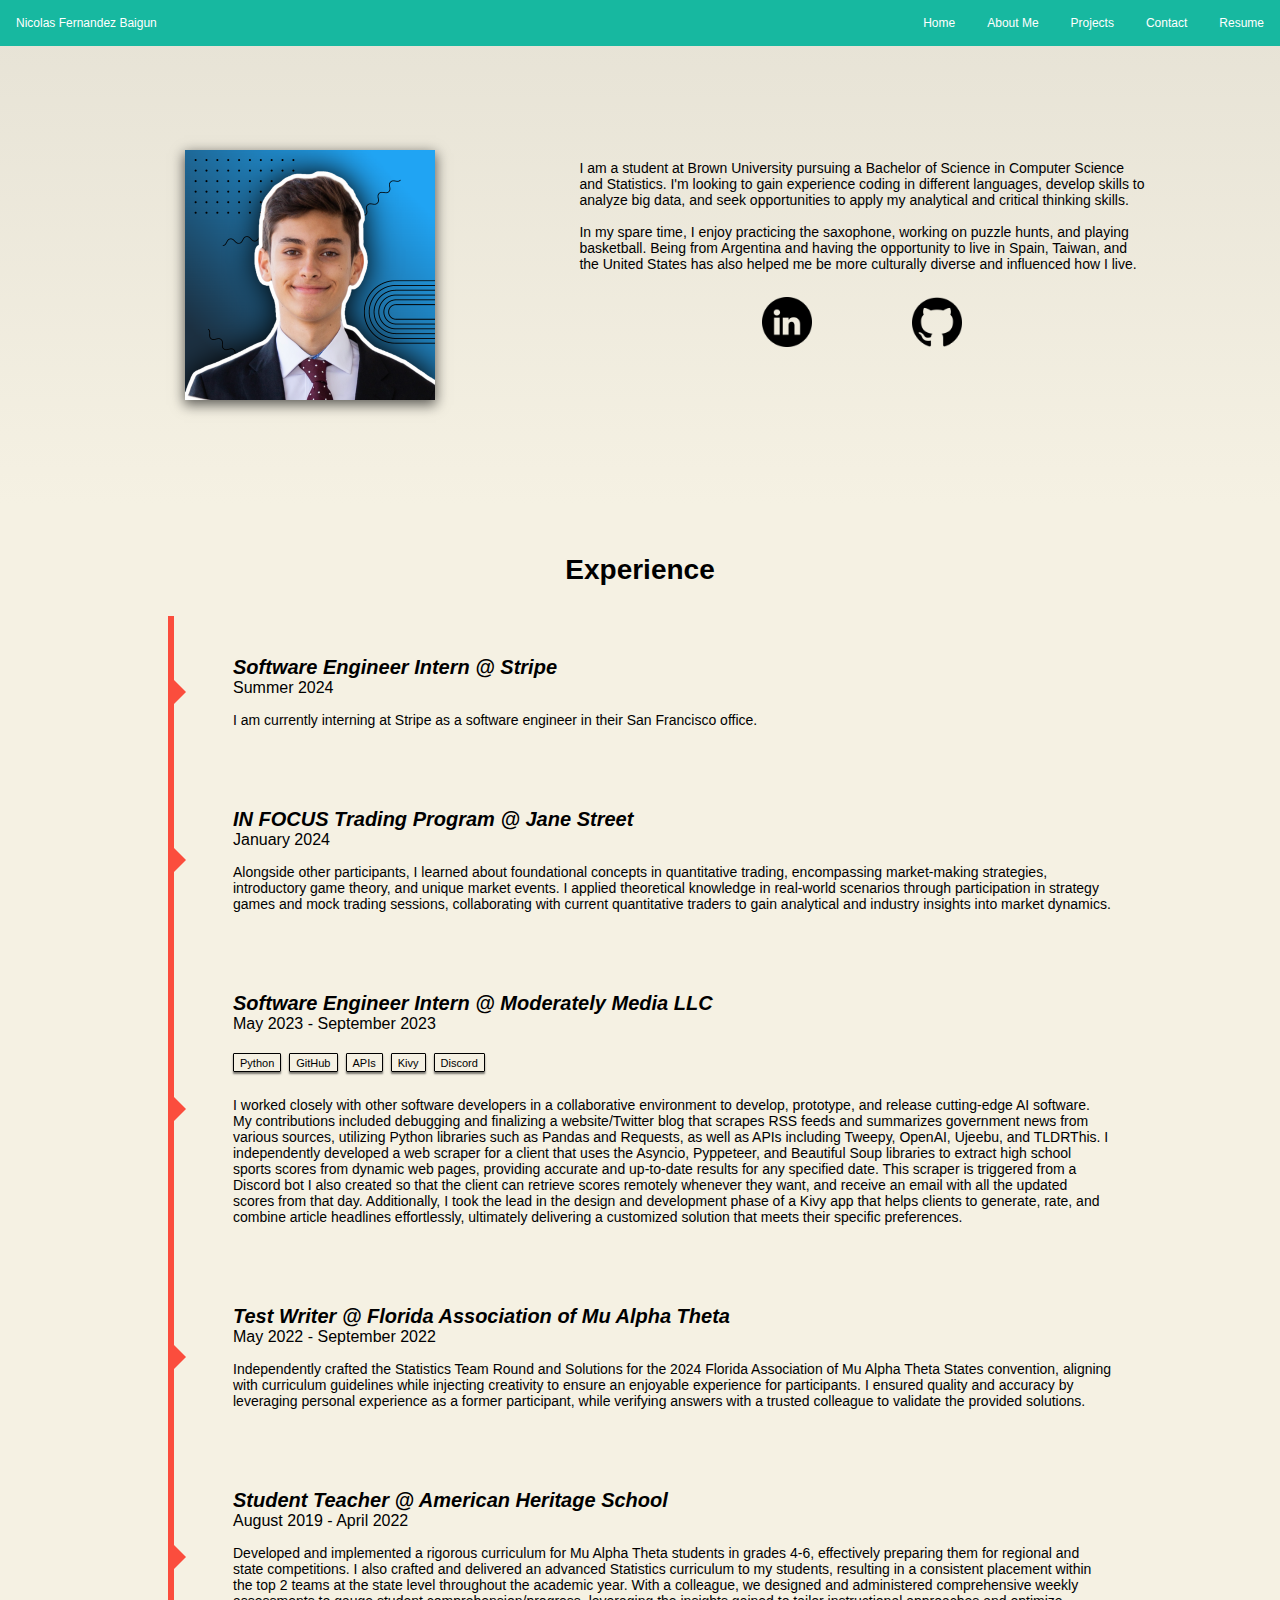
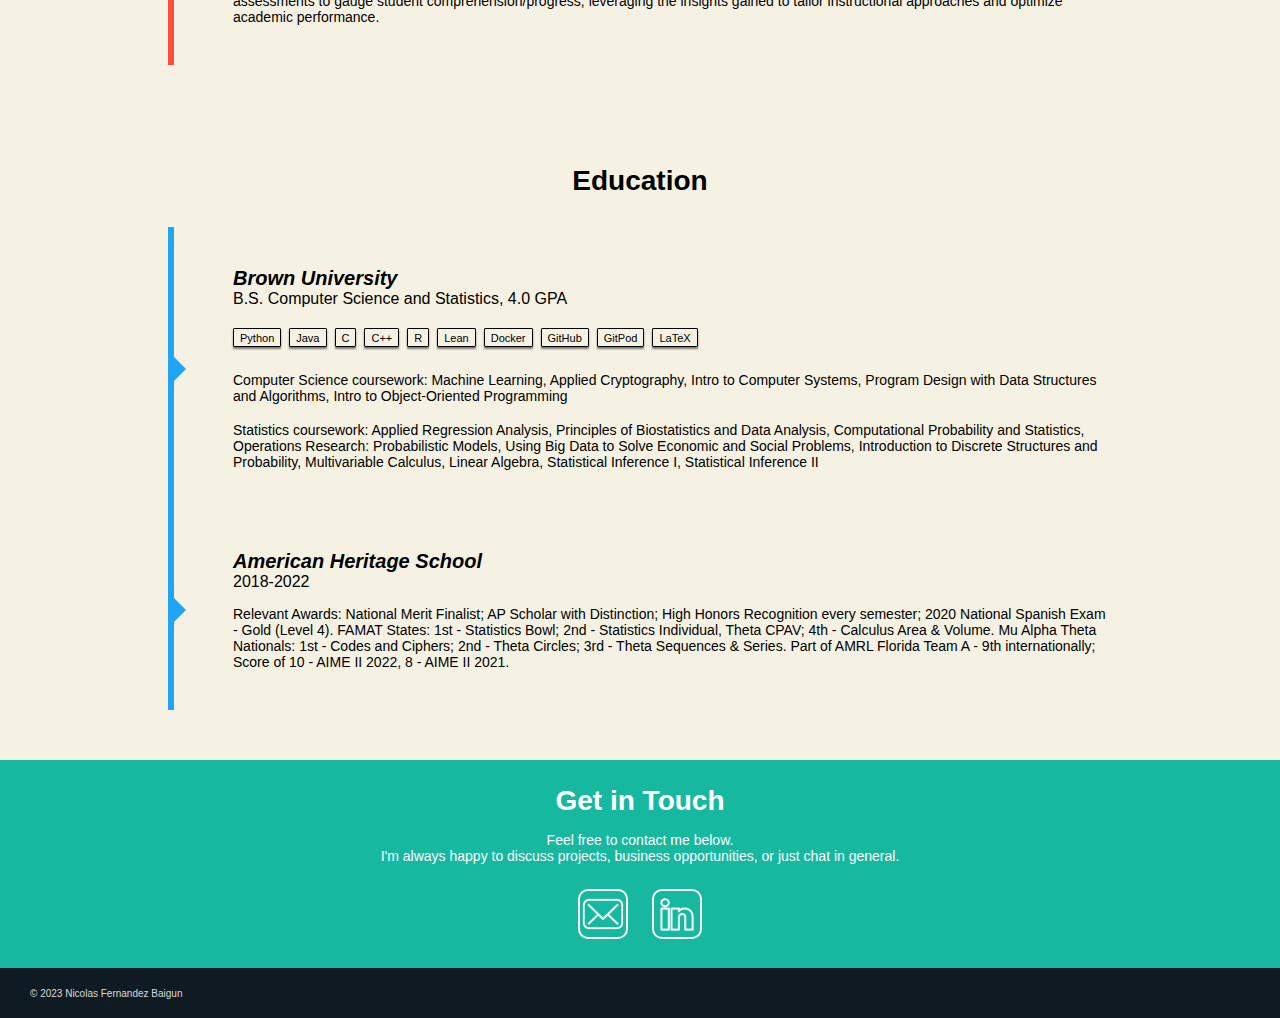
<file: about.html>
<!DOCTYPE html>

<html>
    <head>
        <title>Nico Fernandez Baigun | Personal Website</title>
        <link rel="stylesheet" href="style.css">
        <script src="script.js"></script>
    </head>

    <body class="body">
        <!-- Navbar section -->
        <header>
            <nav class="navbar">    
                <ul id="navlist">
                    <li class="navbar-li" id="navbar-li-fixed"><a>Nicolas Fernandez Baigun</a></li>
                    
                    <span id="toggle-nav" onclick="toggleNav()">
                        <div id="hamburger-icon">
                            <div class="hamburger-icon-line"></div>
                            <div class="hamburger-icon-line"></div>
                            <div class="hamburger-icon-line"></div>
                        </div>
                    </span>

                    <div class="navbar-collapse" id="collapsible-navbar">
                        <li class="placeholder"></li>
                        <li class="navbar-li-collapse"><a href="/index.html">Home</a></li>
                        <li class="navbar-li-collapse"><a href="/about.html">About Me</a></li>
                        <li class="navbar-li-collapse"><a href="/projects.html">Projects</a></li>
                        <li class="navbar-li-collapse"><a href="#contact">Contact</a></li>
                        <li class="navbar-li-collapse"><a href="files/Public Resume.pdf" target=”_blank”>Resume</a></li>
                    </div>
                </ul>
            </nav>
        </header>
        
        <!-- About section -->
        <article class="articles" id="about">
          <ul id="about-me">
              <li id="about-me-img-list">
                <div id="about-me-pic"></div>
              </li>
              
              <li id="about-me-p">
                  <p class="about-me-info">
                      I am a student at Brown University pursuing a Bachelor of Science in Computer Science and Statistics. I'm looking to gain experience coding in different languages, develop skills to analyze big data, and seek opportunities to apply my analytical and critical thinking skills.

                      <br><br>

                      In my spare time, I enjoy practicing the saxophone, working on puzzle hunts, and playing basketball. Being from Argentina and having the opportunity to live in Spain, Taiwan, and the United States has also helped me be more culturally diverse and influenced how I live.
                  </p>

                  <div id="icon-links">
                    <div id="icon-link-left"><a href="https://www.linkedin.com/in/nicofb/" target=”_blank”><img src="images/linkedin-logo.png" alt="LinkedIn" style="width:50px;height:50px"></a></div>
                    <div id="icon-link-right"><a href="https://github.com/nico-fb" target=”_blank”><img src="images/github-logo.png" alt="GitHub" style="width:50px;height:50px"></a></div>
                </div>
              </li>
          </ul>
      </article>

      <!-- Experience section -->
      <article class="articles" id="experience">

        <h1 class="experience-title">Experience</h1>

        <div class="experience-div">
          <div class="experience-div-vert-line">
            <div class="experience-div-vert-line-center-shape"></div>
          </div>
          <div class="experience-div-content">
            <h2>Software Engineer Intern @ Stripe</h1>
            <h3>Summer 2024</h3>
            <p>I am currently interning at Stripe as a software engineer in their San Francisco office.</p>
          </div>
          <div style="clear: both"></div>
        </div>

        <div class="experience-div">
          <div class="experience-div-vert-line">
            <div class="experience-div-vert-line-center-shape"></div>
          </div>
          <div class="experience-div-content">
            <h2>IN FOCUS Trading Program @ Jane Street</h1>
            <h3>January 2024</h3>
            <p>Alongside other participants, I learned about foundational concepts in quantitative trading, encompassing market-making strategies, introductory game theory, and unique market events. I applied theoretical knowledge in real-world scenarios through participation in strategy games and mock trading sessions, collaborating with current quantitative traders to gain analytical and industry insights into market dynamics.</p>
          </div>
          <div style="clear: both"></div>
        </div>

        <div class="experience-div">
          <div class="experience-div-vert-line">
            <div class="experience-div-vert-line-center-shape"></div>
          </div>
          <div class="experience-div-content">
            <h2>Software Engineer Intern @ Moderately Media LLC</h1>
            <h3>May 2023 - September 2023</h3>

            <div class="tech-used">
              <span class="tech-used-card">Python</span>
              <span class="tech-used-card">GitHub</span>
              <span class="tech-used-card">APIs</span>
              <span class="tech-used-card">Kivy</span>
              <span class="tech-used-card">Discord</span>
            </div>

            <p>I worked closely with other software developers in a collaborative environment to develop, prototype, and release cutting-edge AI software. My contributions included debugging and finalizing a website/Twitter blog that scrapes RSS feeds and summarizes government news from various sources, utilizing Python libraries such as Pandas and Requests, as well as APIs including Tweepy, OpenAI, Ujeebu, and TLDRThis. I independently developed a web scraper for a client that uses the Asyncio, Pyppeteer, and Beautiful Soup libraries to extract high school sports scores from dynamic web pages, providing accurate and up-to-date results for any specified date. This scraper is triggered from a Discord bot I also created so that the client can retrieve scores remotely whenever they want, and receive an email with all the updated scores from that day. Additionally, I took the lead in the design and development phase of a Kivy app that helps clients to generate, rate, and combine article headlines effortlessly, ultimately delivering a customized solution that meets their specific preferences.</p>
          </div>
          <div style="clear: both"></div>
        </div>

        <div class="experience-div">
          <div class="experience-div-vert-line">
            <div class="experience-div-vert-line-center-shape"></div>
          </div>
          <div class="experience-div-content">
            <h2>Test Writer @ Florida Association of Mu Alpha Theta</h1>
            <h3>May 2022 - September 2022</h3>
            <p>Independently crafted the Statistics Team Round and Solutions for the 2024 Florida Association of Mu Alpha Theta States convention, aligning with curriculum guidelines while injecting creativity to ensure an enjoyable experience for participants. I ensured quality and accuracy by leveraging personal experience as a former participant, while verifying answers with a trusted colleague to validate the provided solutions.</p>
          </div>
          <div style="clear: both"></div>
        </div>

        <div class="experience-div">
          <div class="experience-div-vert-line">
            <div class="experience-div-vert-line-center-shape"></div>
          </div>
          <div class="experience-div-content">
            <h2>Student Teacher @ American Heritage School</h1>
            <h3>August 2019 - April 2022</h3>
            <p>Developed and implemented a rigorous curriculum for Mu Alpha Theta students in grades 4-6, effectively preparing them for regional and state competitions. I also crafted and delivered an advanced Statistics curriculum to my students, resulting in a consistent placement within the top 2 teams at the state level throughout the academic year. With a colleague, we designed and administered comprehensive weekly assessments to gauge student comprehension/progress, leveraging the insights gained to tailor instructional approaches and optimize academic performance.</p>
          </div>
          <div style="clear: both"></div>
        </div>

      </article>

      <!-- Education section -->
      <article class="articles" id="experience">

        <h1 class="experience-title">Education</h1>

        <div class="experience-div">
          <div class="education-div-vert-line">
            <div class="education-div-vert-line-center-shape"></div>
          </div>
          <div class="experience-div-content">
            <h2>Brown University</h1>
            <h3>B.S. Computer Science and Statistics, 4.0 GPA</h3>

            <div class="tech-used">
              <span class="tech-used-card">Python</span>
              <span class="tech-used-card">Java</span>
              <span class="tech-used-card">C</span>
              <span class="tech-used-card">C++</span>
              <span class="tech-used-card">R</span>
              <span class="tech-used-card">Lean</span>
              <span class="tech-used-card">Docker</span>
              <span class="tech-used-card">GitHub</span>
              <span class="tech-used-card">GitPod</span>
              <span class="tech-used-card">LaTeX</span>
            </div>

            <p>Computer Science coursework: Machine Learning, Applied Cryptography, Intro to Computer Systems, Program Design with Data Structures and Algorithms, Intro to Object-Oriented Programming</p>
            <br>
            <p>Statistics coursework: Applied Regression Analysis, Principles of Biostatistics and Data Analysis, Computational Probability and Statistics, Operations Research: Probabilistic Models, Using Big Data to Solve Economic and Social Problems, Introduction to Discrete Structures and Probability, Multivariable Calculus, Linear Algebra, Statistical Inference I, Statistical Inference II</p>
          </div>
          <div style="clear: both"></div>
        </div>

        <div class="experience-div">
          <div class="education-div-vert-line">
            <div class="education-div-vert-line-center-shape"></div>
          </div>
          <div class="experience-div-content">
            <h2>American Heritage School</h1>
            <h3>2018-2022</h3>
            <p>Relevant Awards: National Merit Finalist; AP Scholar with Distinction; High Honors Recognition every semester; 2020 National Spanish Exam - Gold (Level 4). FAMAT States: 1st - Statistics Bowl; 2nd - Statistics Individual, Theta CPAV; 4th - Calculus Area & Volume. Mu Alpha Theta Nationals: 1st - Codes and Ciphers; 2nd - Theta Circles; 3rd - Theta Sequences & Series. Part of AMRL Florida Team A - 9th internationally; Score of 10 - AIME II 2022, 8 - AIME II 2021.</p>
          </div>
          <div style="clear: both"></div>
        </div>

      </article>

        <!-- Contact section -->
        <article class="articles" id="contact">

          <h1 class="contact-title">Get in Touch</h1>
          <p>Feel free to contact me below.</p>
          <p id="contact-final-p">I'm always happy to discuss projects, business opportunities, or just chat in general.</p>

          <a class="contact-icon-container" href="mailto:nicofb31@gmail.com">
            <img class="contact-icon" src="images/contact-mail.png" alt="LinkedIn"></a>
          <a class="contact-icon-container" href="https://www.linkedin.com/in/nicofb/" target=”_blank”>
            <img class="contact-icon" src="images/contact-linkedin.png" alt="LinkedIn"></a>

        </article>

        <footer class="articles" id="footer">
          <p>&copy; 2023 Nicolas Fernandez Baigun</p>
        </footer>

    </body>
</html>
</file>
<file: style.css>
*{
    margin: 0;
    padding: 0;
    font-family: Verdana, Geneva, Tahoma, sans-serif;
    box-sizing: border-box;
}

h1{
    font-size: 28px;
}

p{
    font-size: 14px;
}

.articles{
    background-color: #F5F1E3;
    text-align: center;
}

html{
    scroll-behavior: smooth;
}

@media only screen and (max-device-width: 1000px) {
    h1{
        font-size: 36px;
    }
}


colors{
    color: #000;
    color: #fff;
    color: #F5F1E3;
    color: #17b8a0;
    color: #20a4f3;
    color: #1c3041;
    color: #fb4d3d;
}

/* Nav Bar styling */

header {
    position: fixed;
    width: 100%;
    top: 0;
    left: 0;
    z-index: 999;
}

.hamburger-icon-line {
    width: 30px;
    height: 4px;
    background-color: #ffffff;
    margin: 5px 0;
    border-radius: 5px;
}

#hamburger-icon {
    float: right;
    padding: 7.5px 15px;
}

#hamburger-icon:hover {
    background-color: #139581;
}

#navlist{
    font-size: 12px;
    list-style-type: none;
    margin: 0;
    padding: 0;
    overflow: hidden;
    background-color: #17b8a0;
}

.navbar-li-collapse {
    float:left;
}

#collapsible-navbar{
    float: right;
}

#navbar-li-fixed a{
    float: left;
    display: block;
    color: #ffffff;
    text-align: center;
    padding: 16px;
    text-decoration: none;
}

.navbar-li-collapse a {
    display: block;
    color: #ffffff;
    text-align: center;
    padding: 16px;
    text-decoration: none;
}
  
.navbar-li-collapse a:hover {
    background-color: #139581;
}

#toggle-nav {
    display: none;
    margin: auto;
    cursor: pointer;
 }

@media all and (max-width: 1000px) { 

    .placeholder {
        padding: 23px;
    }

    .navbar-li-collapse {
         float: none;
         display: none;
    }

    #collapsible-navbar{
        float:none;
    }

    #toggle-nav {
        display: block;
     }

}

/* Header styling */

#header{
    height: 100vh;
    color: #fff;
    text-align: left;
    padding: calc(20vh + 5%) 10%;
    background: linear-gradient(#000000a0, #00000010), url(/images/background.png);
    background-size: 750px;
}

#header h1{
    font-size: 11vh;
    margin-bottom: 3vh;
}

#header p{
    font-size: 3.5vh;
}

:after, :before {
  box-sizing: border-box;
  margin: 0;
  padding: 0;
}

.scroll-down {
    position: absolute;
    bottom: 30px;
    left: 50%;
    margin-left: -16px;
    display: block;
    width: 32px;
    height: 32px;
    border: 2px solid #FFF;
    background-size: 14px auto;
    border-radius: 50%;
    z-index: 2;
    -webkit-animation: bounce 1.5s infinite 1.5s;
    animation: bounce 1.5s infinite 1.5s;
    -webkit-transition: all .1s ease-in;
    transition: all .1s ease-in;
}
  
.scroll-down:before {
    position: absolute;
    top: calc(50% - 8px);
    left: calc(50% - 6px);
    transform: rotate(-45deg);
    display: block;
    width: 12px;
    height: 12px;
    content: "";
    border: 2px solid white;
    border-width: 0px 0 2px 2px;
}

.scroll-down:hover {
    opacity: .5;
  }

@keyframes bounce {
    0%,
    100%,
    20%,
    50%,
    80% {
      -webkit-transform: translateY(0);
      -ms-transform: translateY(0);
      transform: translateY(0);
    }
    40% {
      -webkit-transform: translateY(-10px);
      -ms-transform: translateY(-10px);
      transform: translateY(-10px);
    }
    60% {
      -webkit-transform: translateY(-5px);
      -ms-transform: translateY(-5px);
      transform: translateY(-5px);
    }
}

@media only screen and (max-device-width: 1000px) {
    #header {
        height: 100%;
        padding: 400px 100px;
    }
    #header h1{
        font-size: 100px;
        margin-bottom: 20px;
    }
    #header p{
        font-size: 40px;
    }
    .scroll-down {
        bottom: auto;
        margin-top: 300px;
    }
}


/* About me styling */

#about{
    background: linear-gradient(#e6e2d5, #F5F1E3);
    padding: 150px 50px 100px;
    color: #000;
}

#about-me{
    display: inline-block;
    list-style-type: none;
    justify-content: center;
    width: calc(50% + 420px);
}

#about-me-pic{
    width: 250px;
    height: 250px;
    background-image: url("images/home-profile.png");
    background-size: 100%;
    background-repeat:no-repeat;
    background-position: center;
    box-shadow: 0 4px 12px 1px rgba(0, 0, 0, .6);
}

.about-me-info{
    margin-top: 10px;
    width: 100%;
    text-align: left;
}

#about-me-img-list{
    float:left;
    padding-left: 50px;
}

#about-me-p{
    float:right;
    width: 56%;
}

#icon-link-left{
    margin-top: 25px;
    margin-left: calc(50% - 100px);
    width: 50px;
    height: 50px;
    border-radius: 50%;
}

#icon-link-right{
    margin-top: -50px;
    margin-left: calc(50% + 50px);
    width: 50px;
    height: 50px;
    border-radius: 50%;
}

#icon-link-left:hover, #icon-link-right:hover{
    -o-transition:.2s;
    -ms-transition:.2s;
    -moz-transition:.2s;
    -webkit-transition:.2s;
    transition:.2s;
    box-shadow: 0 4px 8px 0 rgba(0, 0, 0, .5);
    transform: scale(1.03);
}

@media all and (max-width: 1000px) { 

    .about-me-info{
        width: 90%;
        margin-left: 5%;
        margin-top: 40px;
    }

    #about-me{
        width: 100%;
    }

    #about-me-img-list{
        float: none;
        padding-left: calc(50% - 125px);
    }

    #about-me-p{
        float:none;
        width: 100%;
    }

    #icon-link-left{
        margin-left: calc(50% - 100px);
    }

    #icon-link-right{
        margin-left: calc(50% + 50px);
    }

}

/* Skills styling */

#skills{
    padding: 50px;
    padding-top: 0;
    background-color: #F5F1E3;
}

.skills-title{
    color: #000;
    padding-bottom: 30px;
}

#skills-tech{
    padding-top: 50px;
}

.skills-icon{
    width: 60px;
    margin: 10px;
}

.skills-icon:hover{
    transform: scale(1.1);
}

@media only screen and (max-device-width: 1000px) {
    .skills-icon{
        width: 80px;
        margin: 15px;
    }
}


/* Projects styling */

#projects{
    background-color: #F5F1E3;
    padding: 50px;
    padding-top: 70px;
    color: black;
}

.projects-title{
    padding-bottom: 30px;
}

.projects-column {
    float: left;
    width: 25%;
    padding: 0 10px;
    margin-bottom: 20px;
}

.projects-row:after {
    content: "";
    display: table;
    clear: both;
}

.projects-card h1{
    font-size: large;
    margin: 0 15px;
}

.projects-card p{
    margin: 0 30px;
    margin-top: 15px;
}


.projects-card {
    border-radius: 3px;
    padding: 15% 0;
    text-align: center;
    background-color: white;
    cursor: pointer;
    overflow-y: hidden;
    position: relative;
    height: 0;
    padding-bottom: 50%;
}

.projects-card:hover{
    box-shadow: 0 4px 8px 0 rgba(0, 0, 0, 0.5);
    transform: scale(1.03);
    overflow: hidden;
}

.popup-background{
    position: fixed;
    top:0px;
    right:0px;
    bottom:0px;
    left:0px;
    width: 100%;
    height: 100%;
    background-color: rgba(0,0,0,.8);
    z-index: 990;
    visibility: hidden;
}
.open-popup-background{
    visibility: visible;
}

.body{
    overflow: auto;
}

.open-popup-body{
    overflow: hidden;
}

.projects-popup{
    width: 80%;
    padding-bottom: 25px;
    background: #fff;
    border-radius: 1px;
    position: fixed;
    top: 53%;
    left: 50%;
    transform: translate(-50%, -50%) scale(.1);
    visibility: hidden;
    transition: transform 0.4s;
    z-index: 998;
    height: 80%;
    overflow-y: auto;
    overflow-x: hidden;
}

.open-projects-popup{
    visibility: visible;
    transform: translate(-50%, -50%) scale(1);
}

.projects-popup h1{
    font-size: 25px;
    padding-top: 50px;
    padding-bottom: 10px;
    margin-left: 50px;
}

.projects-popup h2{
    margin: 0 15px;
    font-size: 15px;
    font-weight: normal;
    padding-bottom: 15px;
}

.projects-popup-example-images{
    width: 80%;
    border-radius: 1px;
    margin: 10px;
    box-shadow: 0 4px 8px 0 rgba(0, 0, 0, 0.5);
}

.projects-popup-example-images-small{
    width: 50%;
    border-radius: 1px;
    margin: 10px;
    box-shadow: 0 4px 8px 0 rgba(0, 0, 0, 0.5);
}

.projects-popup-example-videos{
    width: 80%;
    border-radius: 1px;
    margin: 10px;
    box-shadow: 0 4px 8px 0 rgba(0, 0, 0, 0.5);
}

.projects-popup p{
    margin: 25px 75px;
}

.projects-popup-github-link{
    font-size: 14px;
    margin: 40px 75px 0px; 
    font-weight: normal;
    text-decoration: underline;
}

#projects-popup-close-img{
    float: right;
    width: 50px;
    margin: 5px;
}

#projects-popup-close-img:hover{
    background-color: #dfdfdf;
    cursor: pointer;
}

#projects-popup-close-button{
    width: 250px;
    height: 40px;
    border-radius: 3px;
    background-color: #f5f1e3;
    border: 1px solid black;
    margin: 25px 0 50px;
    font-size: 14px;
}

#projects-popup-close-button:hover{
    box-shadow: 0 4px 8px 0 rgba(0, 0, 0, 0.5);
    cursor: pointer;
}


@media all and (max-width: 1000px) {
    .projects-column {
      width: 33%;
      display: block;
    }
}
@media all and (max-width: 800px) {
    .projects-column {
      width: 50%;
      display: block;
    }
}
@media all and (max-width: 600px) {
    .projects-column {
      width: 100%;
      display: block;
    }
}
@media only screen and (max-device-width: 1000px) {
    .projects-column {
        width: 100%;
        display: block;
      }
}

/* Images for project card backgrounds */

#projects-card-1{
    background: linear-gradient(#f5f1e3af, #f5f1e3af), 
                url("images/projects/1/0.png") no-repeat center;
    background-size: 100%;
}

#projects-card-2{
    background: linear-gradient(#f5f1e3af, #f5f1e3af), 
                url("images/projects/2/2.png") no-repeat center;
    background-size: 100%;
}

#projects-card-3{
    background: linear-gradient(#f5f1e3af, #f5f1e3af), 
                url("images/projects/3/0.png") no-repeat center;
    background-size: 100%;
}

#projects-card-4{
    background: linear-gradient(#f5f1e3af, #f5f1e3af), 
                url("images/projects/4/0.png") no-repeat center;
    background-size: 110%;
}

#projects-card-5{
    background: linear-gradient(#f5f1e3af, #f5f1e3af), 
                url("images/projects/5/1.png") no-repeat center;
    background-size: 110%;
}

#projects-card-6{
    background: linear-gradient(#f5f1e3af, #f5f1e3af), 
                url("images/projects/6/1.png") no-repeat center;
    background-size: 125%;
}

#projects-card-7{
    background: linear-gradient(#f5f1e3af, #f5f1e3af), 
                url("images/projects/7/1.png") no-repeat;
    background-size: 106%;
}

#projects-card-8{
    background: linear-gradient(#f5f1e3af, #f5f1e3af), 
                url("images/projects/8/0.png") no-repeat center;
    background-size: 106%;
}

#projects-card-9{
    background: linear-gradient(#f5f1e3af, #f5f1e3af), 
                url("images/projects/9/0.png") no-repeat center;
    background-size: 100%;
}

#projects-card-10{
    background: linear-gradient(#f5f1e3af, #f5f1e3af), 
                url("images/projects/10/0.png") no-repeat top;
    background-size: 100%;
}


/* Experience styling */

#experience{
    background-color: #F5F1E3;
    padding: 50px;
    color: black;
}

.experience-title{
    padding-bottom: 30px;
}

.experience-div{
    width: 100%;
    display:flex;
}

.experience-div-vert-line{
    position: relative;
    border: 3px solid #fb4d3d;
    margin-left: 10%;
    margin-right: 5%;
}

.experience-div-vert-line-center-shape{
    margin: 0;
    position: absolute;
    top: 50%;
    -ms-transform: translateY(-50%);
    transform: translateY(-50%);
    width: 0; 
    height: 0; 
    border-top: 15px solid transparent;
    border-bottom: 15px solid transparent;
    border-left: 15px solid #fb4d3d;
}

.experience-div-content{
    width: 100%;
    margin: 40px 10% 40px 0;
    text-align: left;
}

.experience-div-content h2{
    font-size: 20px;
    font-style: oblique;
}

.experience-div-content h3{
    font-size: 16px;
    font-weight: normal;
    margin-bottom: 15px;
}

/* Education styling */

.education-div-vert-line{
    position: relative;
    border: 3px solid #20a4f3;
    margin-left: 10%;
    margin-right: 5%;
}

.education-div-vert-line-center-shape{
    margin: 0;
    position: absolute;
    top: 50%;
    -ms-transform: translateY(-50%);
    transform: translateY(-50%);
    width: 0; 
    height: 0; 
    border-top: 15px solid transparent;
    border-bottom: 15px solid transparent;
    border-left: 15px solid #20a4f3;
}

/* Technology Used styling */

.tech-used{
    margin-bottom: 20px;
    display: flex;
    flex-wrap: wrap;
}

.tech-used-project{
    margin-bottom: 20px;
    display: flex;
    flex-wrap: wrap;
    justify-content: center;
}

.tech-used-card{
    margin: 5px 0;
    font-size: 11px;
    border: 1px solid #000;
    padding: 2.5px 6px;
    margin-right: 8px;
    border-radius: 1px;
    box-shadow: 0 2px 2px 0 rgba(0, 0, 0, 0.5);
    text-align: center;
}


/* Contact styling */

#contact{
    background-color: #17b8a0;
    padding: 25px;
    color: white;
}

.contact-title{
    padding-bottom: 15px;
}

#contact-final-p{
    margin-bottom: 25px;
}

.contact-icon-container{
    margin: 10px;
}

.contact-icon{
    width: 50px;
    border: 2px solid #fff;
    border-radius: 10px;
}

.contact-icon:hover{
    box-shadow: 0 4px 8px 0 rgba(0, 0, 0, 0.5);
    transform: scale(1.03);
}


/* Footer styling */

#footer{
    background-color: #0f1a23;
    padding: 20px 30px 30px 30px;
    color: #dadada;
}

#footer p{
    font-size: 10px;
    float: left;
}
</file>
